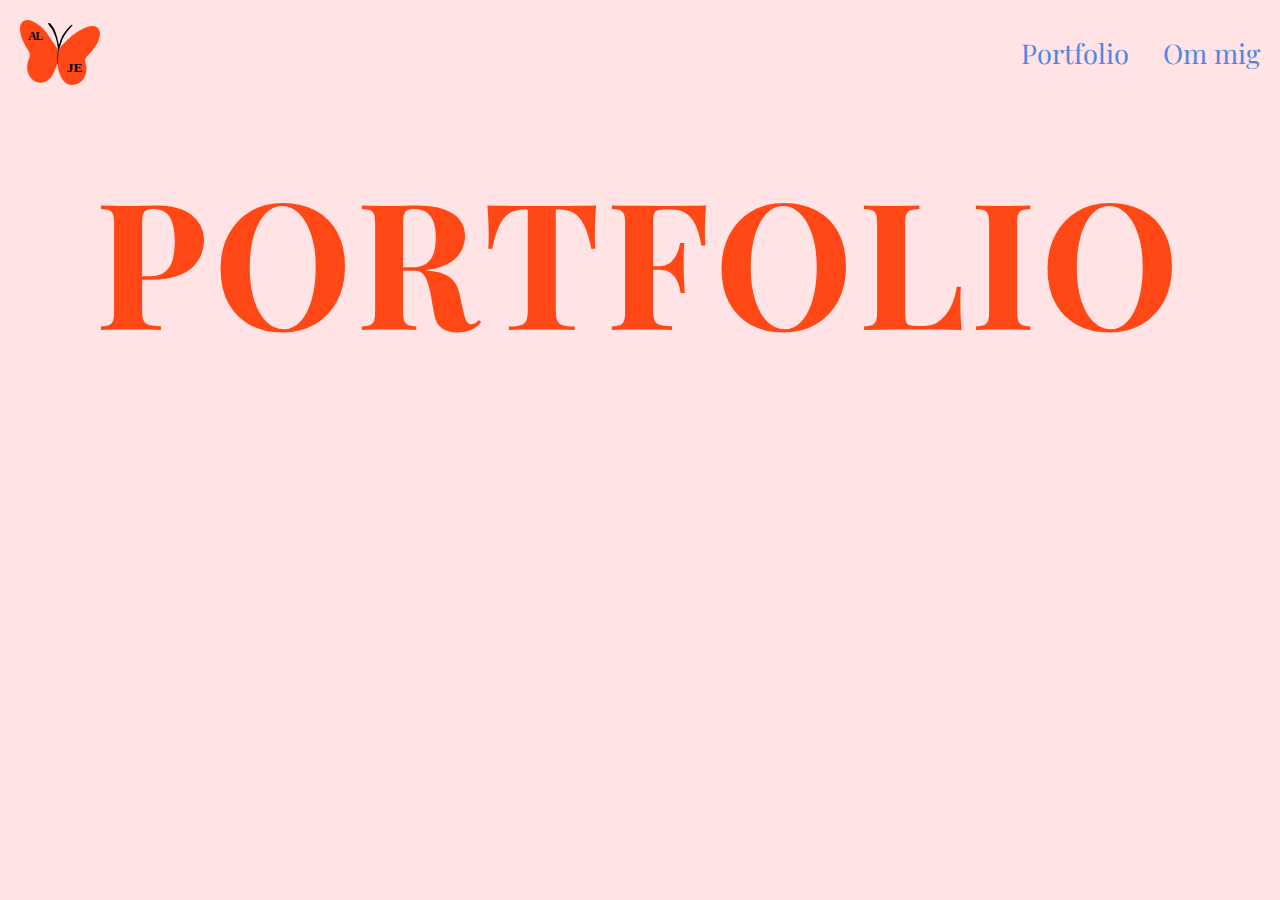
<file: index.html>
<!DOCTYPE html>
<html lang="da">
  <head>
    <meta charset="UTF-8" />
    <meta name="viewport" content="width=device-width, initial-scale=1.0" />
    <!-- Layoutet tilpasses skærmstørrelsen -->
    <meta name="robots" content="noindex" />

    <!-- favicon -->
    <link rel="icon" href="billeder/iconer/logo.svg" type="image/x-icon" />
    <link rel="shortcut icon" href="billeder/iconer/logo.svg" type="image/x-icon" />

    <!-- fonts -->
    <link rel="preconnect" href="https://fonts.googleapis.com" />
    <link rel="preconnect" href="https://fonts.gstatic.com" crossorigin />
    <link href="https://fonts.googleapis.com/css2?family=Inter:ital,opsz,wght@0,14..32,100..900;1,14..32,100..900&display=swap" rel="stylesheet" />

    <link rel="preconnect" href="https://fonts.googleapis.com" />
    <link rel="preconnect" href="https://fonts.gstatic.com" crossorigin />
    <link href="https://fonts.googleapis.com/css2?family=Playfair+Display:ital,wght@0,400..900;1,400..900&display=swap" rel="stylesheet" />

    <!-- stylesheet -->
    <link rel="stylesheet" href="styles/generel.css" />
    <link rel="stylesheet" href="styles/menu.css" />
    <link rel="stylesheet" href="styles/forside.css" />

    <!-- Hvad der kommer til at stå i fanen -->
    <title>Portfolio | Forside</title>
  </head>

  <body>
    <header>
      <div id="myNav" class="overlay">
        <a href="javascript:void(0)" class="closebtn" onclick="closeNav()">&times;</a>
        <div class="overlay-content">
          <a href="tema2.html">Tema 2 - Grundlæggende Web</a>
          <a href="tema3.html">Tema 3 - Grundlæggende UX/UI</a>
          <a href="tema4.html">Tema 4 - Grundlæggende Animation</a>
          <a href="tema5.html">Tema 5 - Grundlæggende Indhold</a>
        </div>
      </div>

      <div class="head_menu">
        <div class="logo">
          <a href="index.html">
            <img src="billeder/iconer/logo.svg" alt="Logo" />
          </a>
        </div>
        <div>
          <span class="menu_tema" onclick="openNav()">Portfolio</span>

          <a href="ommig.html">Om mig</a>
        </div>
      </div>
    </header>

    <main>
      <article>
        <h1>PORTFOLIO</h1>
        <div>
          <h2 id="navn">ALBERTE LINDEVANG JENSEN</h2>
          <h2 id="mmd">MULTIMEDIEDESIGN</h2>
        </div>
      </article>
    </main>

    <script src="menu.js"></script>
  </body>
</html>
</file>
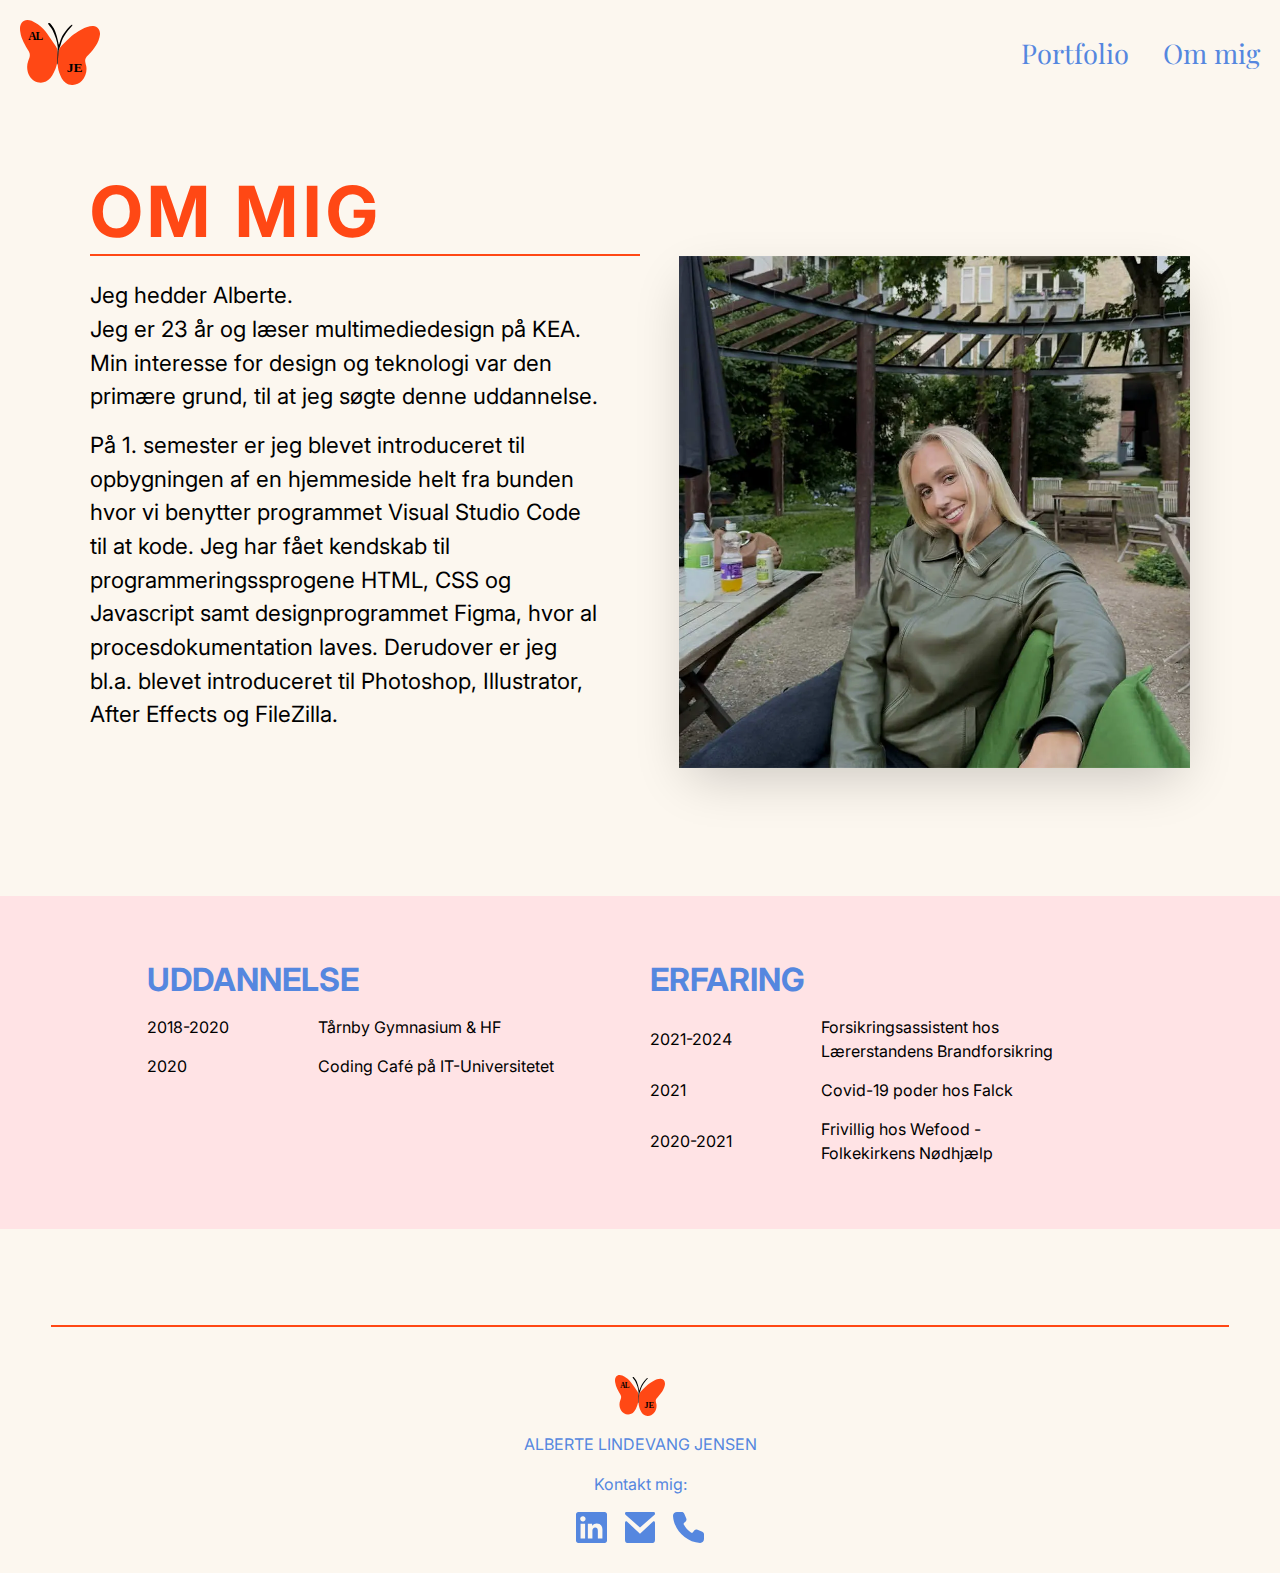
<file: ommig.html>
<!DOCTYPE html>
<html lang="da">
  <head>
    <meta charset="UTF-8" />
    <meta name="viewport" content="width=device-width, initial-scale=1.0" />
    <!-- Layoutet tilpasses skærmstørrelsen -->
    <meta name="robots" content="noindex" />

    <!-- favicon -->
    <link rel="icon" href="billeder/iconer/logo.svg" type="image/x-icon" />
    <link rel="shortcut icon" href="billeder/iconer/logo.svg" type="image/x-icon" />

    <!-- fonts -->
    <link rel="preconnect" href="https://fonts.googleapis.com" />
    <link rel="preconnect" href="https://fonts.gstatic.com" crossorigin />
    <link href="https://fonts.googleapis.com/css2?family=Inter:ital,opsz,wght@0,14..32,100..900;1,14..32,100..900&display=swap" rel="stylesheet" />

    <link rel="preconnect" href="https://fonts.googleapis.com" />
    <link rel="preconnect" href="https://fonts.gstatic.com" crossorigin />
    <link href="https://fonts.googleapis.com/css2?family=Playfair+Display:ital,wght@0,400..900;1,400..900&display=swap" rel="stylesheet" />

    <!-- stylesheet -->
    <link rel="stylesheet" href="styles/generel.css" />
    <link rel="stylesheet" href="styles/menu.css" />

    <!-- Hvad der kommer til at stå i fanen -->
    <title>Portfolio | Om mig</title>
  </head>

  <body>
    <header>
      <div id="myNav" class="overlay">
        <a href="javascript:void(0)" class="closebtn" onclick="closeNav()">&times;</a>
        <div class="overlay-content">
          <a href="tema2.html">Tema 2 - Grundlæggende Web</a>
          <a href="tema3.html">Tema 3 - Grundlæggende UX/UI</a>
          <a href="tema4.html">Tema 4 - Grundlæggende Animation</a>
          <a href="tema5.html">Tema 5 - Grundlæggende Indhold</a>
        </div>
      </div>

      <div class="head_menu">
        <div class="logo">
          <a href="index.html">
            <img src="billeder/iconer/logo.svg" alt="Logo" />
          </a>
        </div>
        <div>
          <span class="menu_tema" onclick="openNav()">Portfolio</span>

          <a href="ommig.html">Om mig</a>
        </div>
      </div>
    </header>

    <main>
      <div class="om_mig">
        <div>
          <h1>OM MIG</h1>
          <hr class="om_mig_linje" />
        </div>
        <div class="om_mig_overskrift_billede">
          <div>
            <p>
              Jeg hedder Alberte. <br />
              Jeg er 23 år og læser multimediedesign på KEA.
              <br />
              Min interesse for design og teknologi var den primære grund, til at jeg søgte denne uddannelse.
            </p>
            <p>
              På 1. semester er jeg blevet introduceret til opbygningen af en hjemmeside helt fra bunden hvor vi benytter programmet Visual Studio Code til at kode. Jeg har fået kendskab til programmeringssprogene HTML, CSS og Javascript samt
              designprogrammet Figma, hvor al procesdokumentation laves. Derudover er jeg bl.a. blevet introduceret til Photoshop, Illustrator, After Effects og FileZilla.
            </p>
          </div>
          <img src="billeder/portraet.webp" alt="Portrætbillede af mig" />
        </div>
      </div>
      <div class="uddannelse_erfaring_kasse">
        <div class="uddannelse_erfaring_indhold">
          <div class="uddannelse">
            <h3>UDDANNELSE</h3>
            <div class="uddannelse_erfaring_tekst">
              <p>2018-2020</p>
              <p>Tårnby Gymnasium & HF</p>

              <p>2020</p>
              <p>Coding Café på IT-Universitetet</p>
            </div>
          </div>

          <div class="erfaring">
            <h3>ERFARING</h3>
            <div class="uddannelse_erfaring_tekst">
              <p>2021-2024</p>
              <p>Forsikringsassistent hos Lærerstandens Brandforsikring</p>

              <p>2021</p>
              <p>Covid-19 poder hos Falck</p>

              <p>2020-2021</p>
              <p>Frivillig hos Wefood - Folkekirkens Nødhjælp</p>
            </div>
          </div>
        </div>
      </div>
    </main>

    <footer>
      <!-- LINJE -->
      <hr class="footer_linje" />

      <div class="footer_logo">
        <a href="index.html">
          <img src="billeder/iconer/logo.svg" alt="Logo" />
        </a>
      </div>
      <p class="footer_navn">ALBERTE LINDEVANG JENSEN</p>

      <p class="kontakt_mig">Kontakt mig:</p>
      <div class="footer_iconer">
        <!-- target="_blank" betyder den åbner linket i en ny side -->
        <a href="https://www.linkedin.com/in/alberte-lindevang-jensen-4917831bb/" target="_blank"> <img src="billeder/iconer/linkedin.svg" alt="linkedin" /></a>

        <a href="mailto:alje0002@stud.kea.dk?"> <img src="billeder/iconer/mail.svg" alt="mail" /></a>

        <a href="tel:+4561300571"> <img src="billeder/iconer/phone.svg" alt="phone" /></a>
      </div>
    </footer>

    <script src="menu.js"></script>
  </body>
</html>
</file>
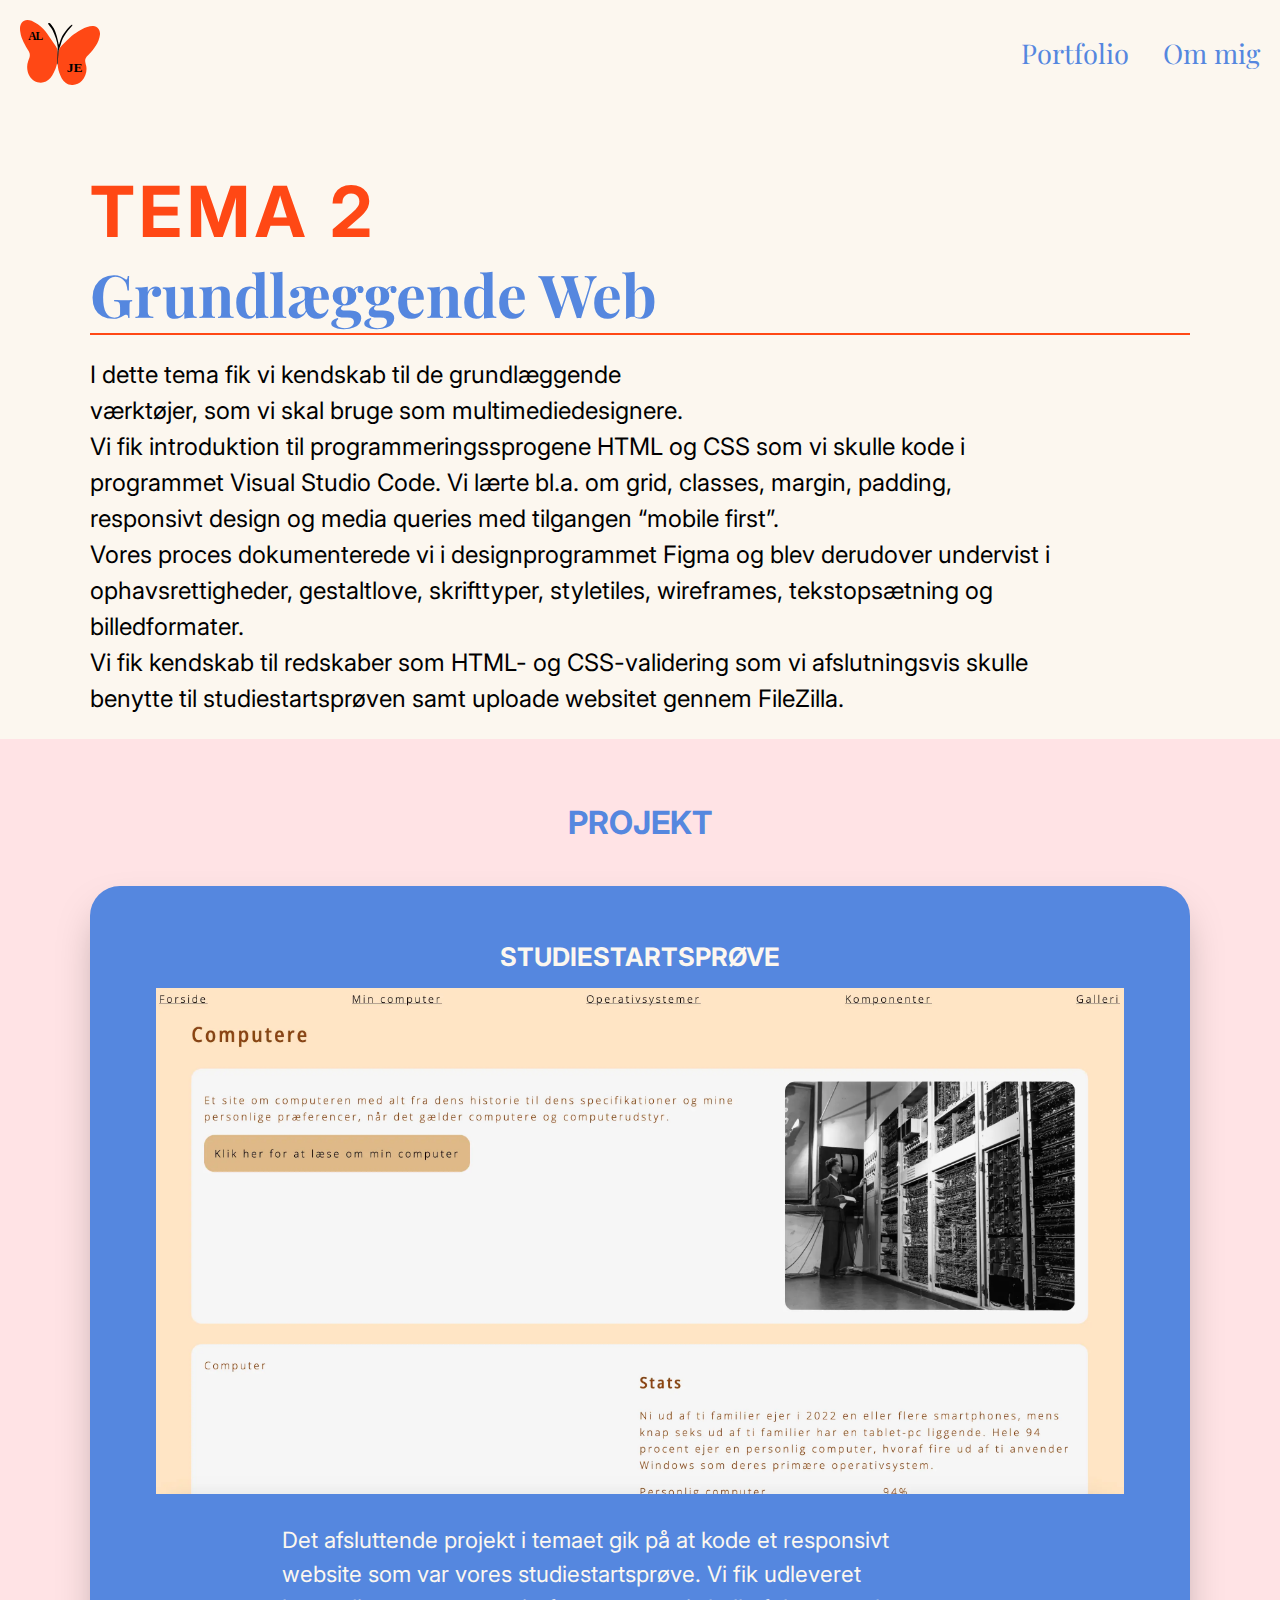
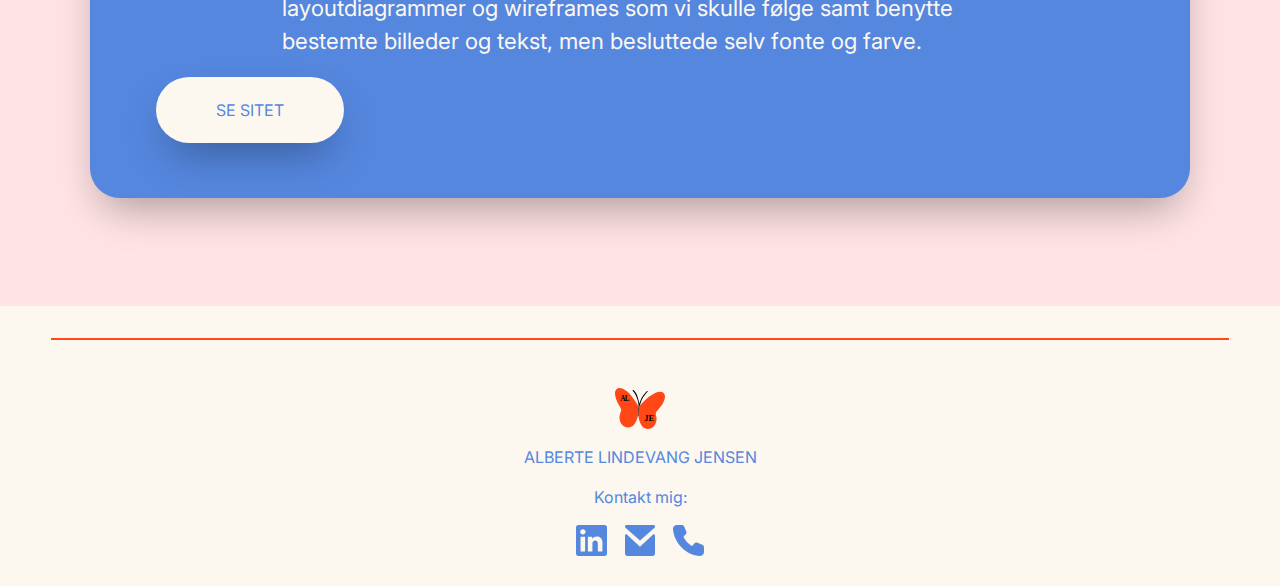
<file: tema2.html>
<!DOCTYPE html>
<html lang="da">
  <head>
    <meta charset="UTF-8" />
    <meta name="viewport" content="width=device-width, initial-scale=1.0" />
    <!-- Layoutet tilpasses skærmstørrelsen -->
    <meta name="robots" content="noindex" />

    <!-- favicon -->
    <link rel="icon" href="billeder/iconer/logo.svg" type="image/x-icon" />
    <link rel="shortcut icon" href="billeder/iconer/logo.svg" type="image/x-icon" />

    <!-- fonts -->
    <link rel="preconnect" href="https://fonts.googleapis.com" />
    <link rel="preconnect" href="https://fonts.gstatic.com" crossorigin />
    <link href="https://fonts.googleapis.com/css2?family=Inter:ital,opsz,wght@0,14..32,100..900;1,14..32,100..900&display=swap" rel="stylesheet" />

    <link rel="preconnect" href="https://fonts.googleapis.com" />
    <link rel="preconnect" href="https://fonts.gstatic.com" crossorigin />
    <link href="https://fonts.googleapis.com/css2?family=Playfair+Display:ital,wght@0,400..900;1,400..900&display=swap" rel="stylesheet" />

    <!-- stylesheet -->
    <link rel="stylesheet" href="styles/generel.css" />
    <link rel="stylesheet" href="styles/menu.css" />

    <!-- Hvad der kommer til at stå i fanen -->
    <title>Portfolio | Tema 2</title>
  </head>

  <body>
    <header>
      <div id="myNav" class="overlay">
        <a href="javascript:void(0)" class="closebtn" onclick="closeNav()">&times;</a>
        <div class="overlay-content">
          <a href="tema2.html">Tema 2 - Grundlæggende Web</a>
          <a href="tema3.html">Tema 3 - Grundlæggende UX/UI</a>
          <a href="tema4.html">Tema 4 - Grundlæggende Animation</a>
          <a href="tema5.html">Tema 5 - Grundlæggende Indhold</a>
        </div>
      </div>

      <div class="head_menu">
        <div class="logo">
          <a href="index.html">
            <img src="billeder/iconer/logo.svg" alt="Logo" />
          </a>
        </div>
        <div>
          <span class="menu_tema" onclick="openNav()">Portfolio</span>

          <a href="ommig.html">Om mig</a>
        </div>
      </div>
    </header>

    <main>
      <section>
        <h1>TEMA 2</h1>
        <h2>Grundlæggende Web</h2>

        <!-- LINJE -->
        <hr class="linje" />

        <div class="tema_tekst">
          <p>
            I dette tema fik vi kendskab til de grundlæggende værktøjer, som vi skal bruge som multimediedesignere.
            <br />
            Vi fik introduktion til programmeringssprogene HTML og CSS som vi skulle kode i programmet Visual Studio Code. Vi lærte bl.a. om grid, classes, margin, padding, responsivt design og media queries med tilgangen “mobile first”.
            <br />
            Vores proces dokumenterede vi i designprogrammet Figma og blev derudover undervist i ophavsrettigheder, gestaltlove, skrifttyper, styletiles, wireframes, tekstopsætning og billedformater.
            <br />
            Vi fik kendskab til redskaber som HTML- og CSS-validering som vi afslutningsvis skulle benytte til studiestartsprøven samt uploade websitet gennem FileZilla.
          </p>
        </div>
      </section>

      <!-- PROJEKT -->
      <div class="projekt_kasse">
        <h3 class="projekt_overskrift">PROJEKT</h3>

        <!-- STUDIESTARTSPRØVE -->
        <div class="kasse_3">
          <h4>STUDIESTARTSPRØVE</h4>

          <div class="billede-tekst">
            <img src="billeder/temaer/t-2-studiestartsprøve_billede.webp" alt="studiestartsprøve site billede" />

            <p class="projekt-text">
              Det afsluttende projekt i temaet gik på at kode et responsivt website som var vores studiestartsprøve. Vi fik udleveret layoutdiagrammer og wireframes som vi skulle følge samt benytte bestemte billeder og tekst, men besluttede selv
              fonte og farve.
            </p>
          </div>

          <div class="website_knapper">
            <a href="https://alberteljensen.dk/tema-2/website/index.html" target="_blank" class="knap">SE SITET</a>
          </div>
        </div>
      </div>
      <!-- </div> -->
    </main>

    <footer>
      <!-- LINJE -->
      <hr class="footer_linje" />

      <div class="footer_logo">
        <a href="index.html">
          <img src="billeder/iconer/logo.svg" alt="Logo" />
        </a>
      </div>
      <p class="footer_navn">ALBERTE LINDEVANG JENSEN</p>

      <p class="kontakt_mig">Kontakt mig:</p>
      <div class="footer_iconer">
        <!-- target="_blank" betyder den åbner linket i en ny side -->
        <a href="https://www.linkedin.com/in/alberte-lindevang-jensen-4917831bb/" target="_blank"> <img src="billeder/iconer/linkedin.svg" alt="linkedin" /></a>

        <a href="mailto:alje0002@stud.kea.dk?"> <img src="billeder/iconer/mail.svg" alt="mail" /></a>

        <a href="tel:+4561300571"> <img src="billeder/iconer/phone.svg" alt="phone" /></a>
      </div>
    </footer>

    <script src="menu.js"></script>
  </body>
</html>
</file>
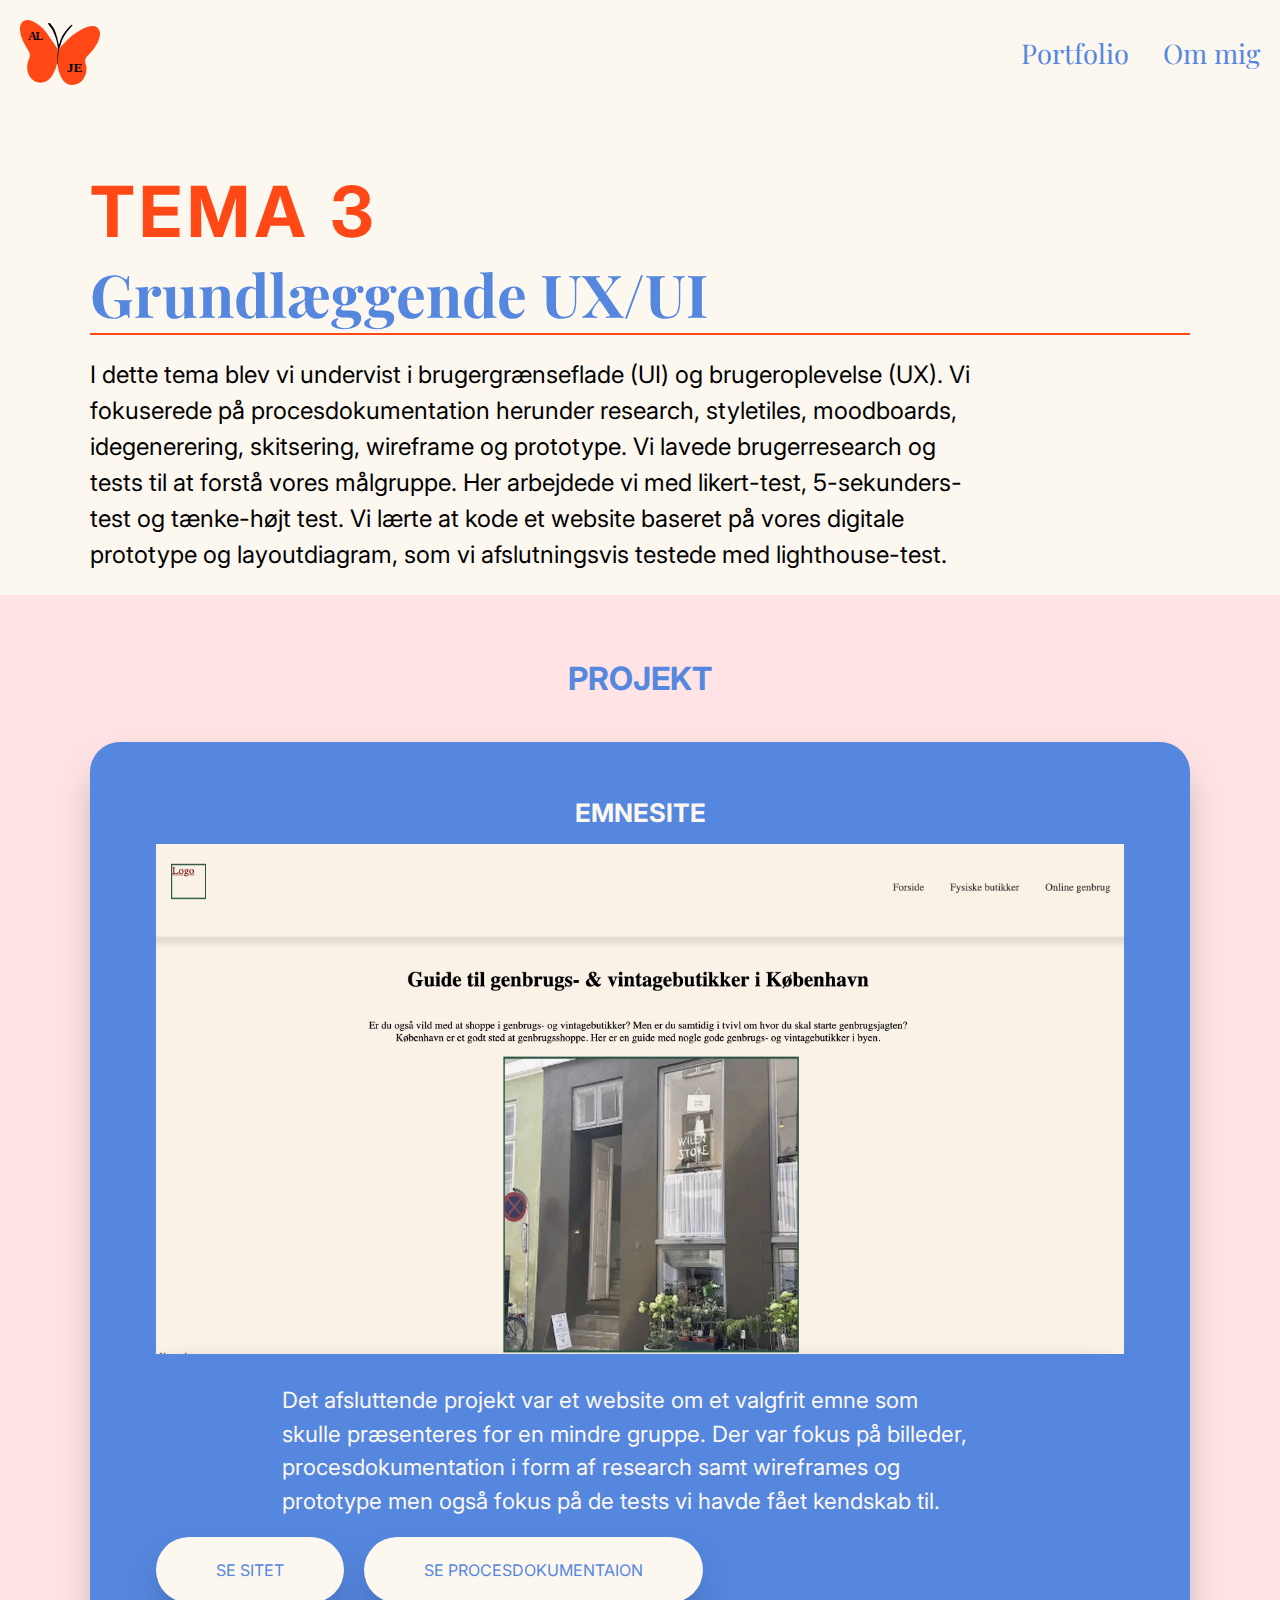
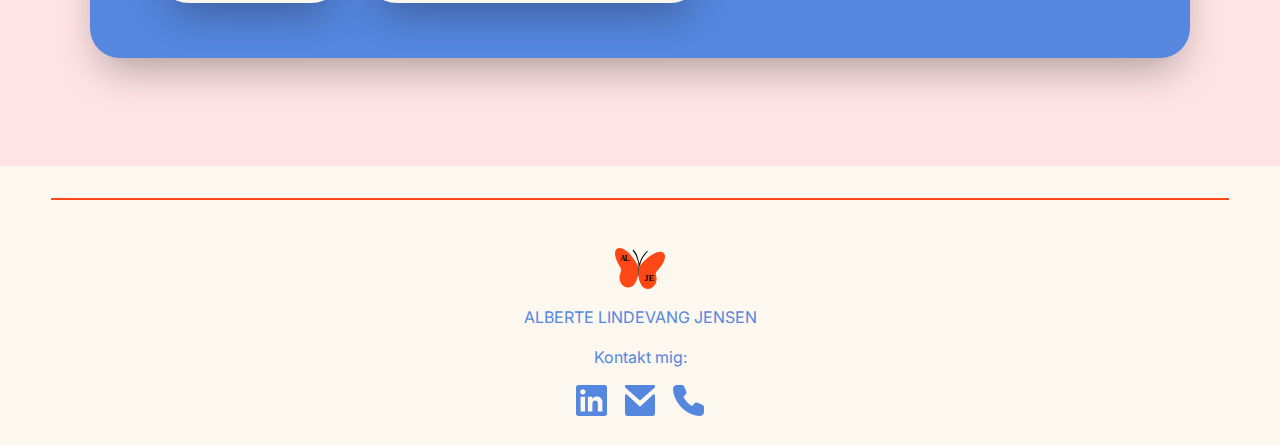
<file: tema3.html>
<!DOCTYPE html>
<html lang="da">
  <head>
    <meta charset="UTF-8" />
    <!-- Layoutet tilpasses skærmstørrelsen -->
    <meta name="viewport" content="width=device-width, initial-scale=1.0" />
    <meta name="robots" content="noindex" />

    <!-- favicon -->
    <link rel="icon" href="billeder/iconer/logo.svg" type="image/x-icon" />
    <link rel="shortcut icon" href="billeder/iconer/logo.svg" type="image/x-icon" />

    <!-- fonts -->
    <link rel="preconnect" href="https://fonts.googleapis.com" />
    <link rel="preconnect" href="https://fonts.gstatic.com" crossorigin />
    <link href="https://fonts.googleapis.com/css2?family=Inter:ital,opsz,wght@0,14..32,100..900;1,14..32,100..900&display=swap" rel="stylesheet" />

    <link rel="preconnect" href="https://fonts.googleapis.com" />
    <link rel="preconnect" href="https://fonts.gstatic.com" crossorigin />
    <link href="https://fonts.googleapis.com/css2?family=Playfair+Display:ital,wght@0,400..900;1,400..900&display=swap" rel="stylesheet" />

    <!-- stylesheet -->
    <link rel="stylesheet" href="styles/generel.css" />
    <link rel="stylesheet" href="styles/menu.css" />

    <!-- Hvad der kommer til at stå i fanen -->
    <title>Portfolio | Tema 3</title>
  </head>

  <body>
    <header>
      <div id="myNav" class="overlay">
        <a href="javascript:void(0)" class="closebtn" onclick="closeNav()">&times;</a>
        <div class="overlay-content">
          <a href="tema2.html">Tema 2 - Grundlæggende Web</a>
          <a href="tema3.html">Tema 3 - Grundlæggende UX/UI</a>
          <a href="tema4.html">Tema 4 - Grundlæggende Animation</a>
          <a href="tema5.html">Tema 5 - Grundlæggende Indhold</a>
        </div>
      </div>

      <div class="head_menu">
        <div class="logo">
          <a href="index.html">
            <img src="billeder/iconer/logo.svg" alt="Logo" />
          </a>
        </div>
        <div>
          <span class="menu_tema" onclick="openNav()">Portfolio</span>

          <a href="ommig.html">Om mig</a>
        </div>
      </div>
    </header>

    <main>
      <section>
        <h1>TEMA 3</h1>
        <h2>Grundlæggende UX/UI</h2>

        <!-- LINJE -->
        <hr class="linje" />

        <div class="tema_tekst">
          <p>
            I dette tema blev vi undervist i brugergrænseflade (UI) og brugeroplevelse (UX). Vi fokuserede på procesdokumentation herunder research, styletiles, moodboards, idegenerering, skitsering, wireframe og prototype. Vi lavede brugerresearch
            og tests til at forstå vores målgruppe. Her arbejdede vi med likert-test, 5-sekunders-test og tænke-højt test. Vi lærte at kode et website baseret på vores digitale prototype og layoutdiagram, som vi afslutningsvis testede med
            lighthouse-test.
          </p>
        </div>
      </section>

      <!-- PROJEKT -->
      <div class="projekt_kasse">
        <h3 class="projekt_overskrift">PROJEKT</h3>

        <!-- EMNESITE -->
        <div class="kasse_3">
          <h4>EMNESITE</h4>

          <div class="billede-tekst">
            <img src="billeder/temaer/t-3-emnesite_billede.webp" alt="Emnesite billede" />

            <p class="projekt-text">
              Det afsluttende projekt var et website om et valgfrit emne som skulle præsenteres for en mindre gruppe. Der var fokus på billeder, procesdokumentation i form af research samt wireframes og prototype men også fokus på de tests vi havde
              fået kendskab til.
            </p>
          </div>

          <div class="website_knapper">
            <a href="https://alberteljensen.dk/tema-3/emnesite/index.html" target="_blank" class="knap">SE SITET</a>
            <a href="https://www.figma.com/design/ZCKe1XOJxiSvWhM7HK30oY/Tema-3---hjemmeside?node-id=0-1&t=MHRa54jJPvR6FJ63-1" target="_blank" class="knap">SE PROCESDOKUMENTAION</a>
          </div>
        </div>
      </div>
    </main>

    <footer>
      <!-- LINJE -->
      <hr class="footer_linje" />

      <div class="footer_logo">
        <a href="index.html">
          <img src="billeder/iconer/logo.svg" alt="Logo" />
        </a>
      </div>
      <p class="footer_navn">ALBERTE LINDEVANG JENSEN</p>

      <p class="kontakt_mig">Kontakt mig:</p>
      <div class="footer_iconer">
        <!-- target="_blank" betyder den åbner linket i en ny side -->
        <a href="https://www.linkedin.com/in/alberte-lindevang-jensen-4917831bb/" target="_blank"> <img src="billeder/iconer/linkedin.svg" alt="linkedin" /></a>

        <a href="mailto:alje0002@stud.kea.dk?"> <img src="billeder/iconer/mail.svg" alt="mail" /></a>

        <a href="tel:+4561300571"> <img src="billeder/iconer/phone.svg" alt="phone" /></a>
      </div>
    </footer>

    <script src="menu.js"></script>
  </body>
</html>
</file>
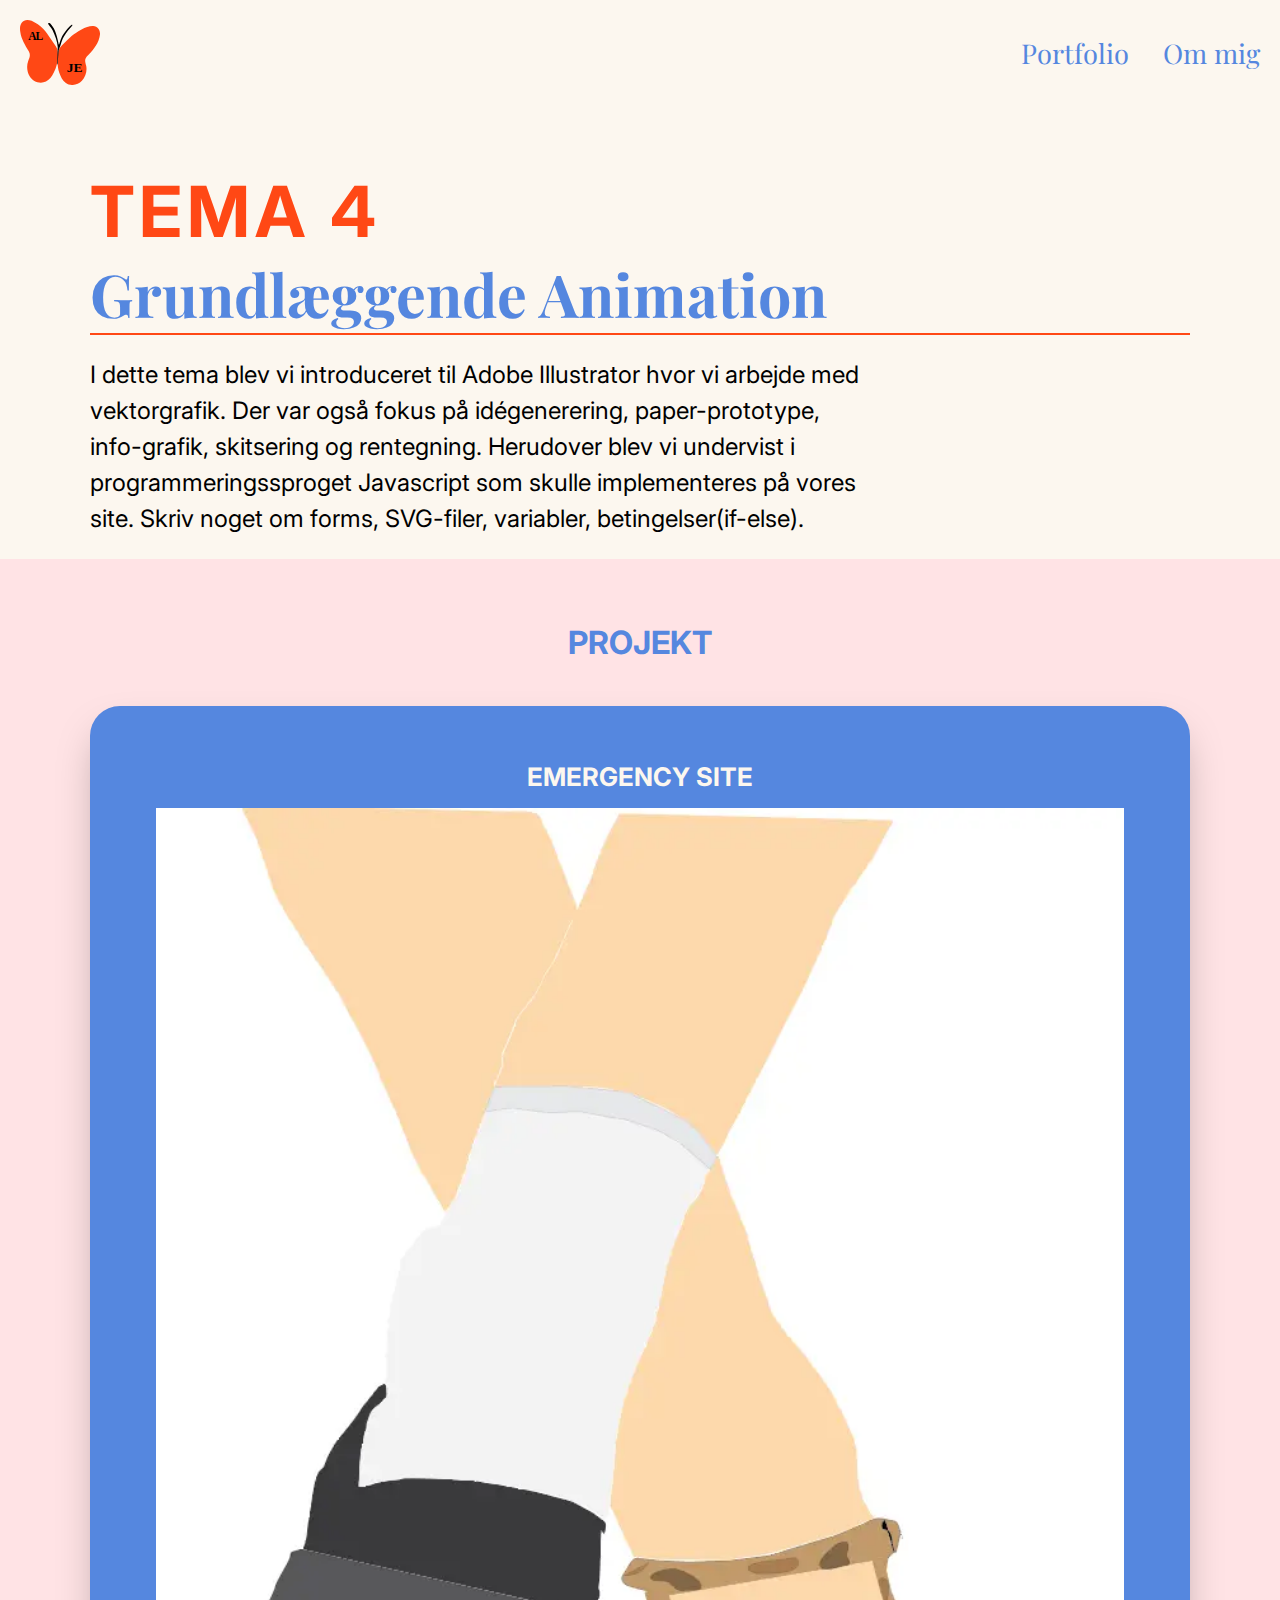
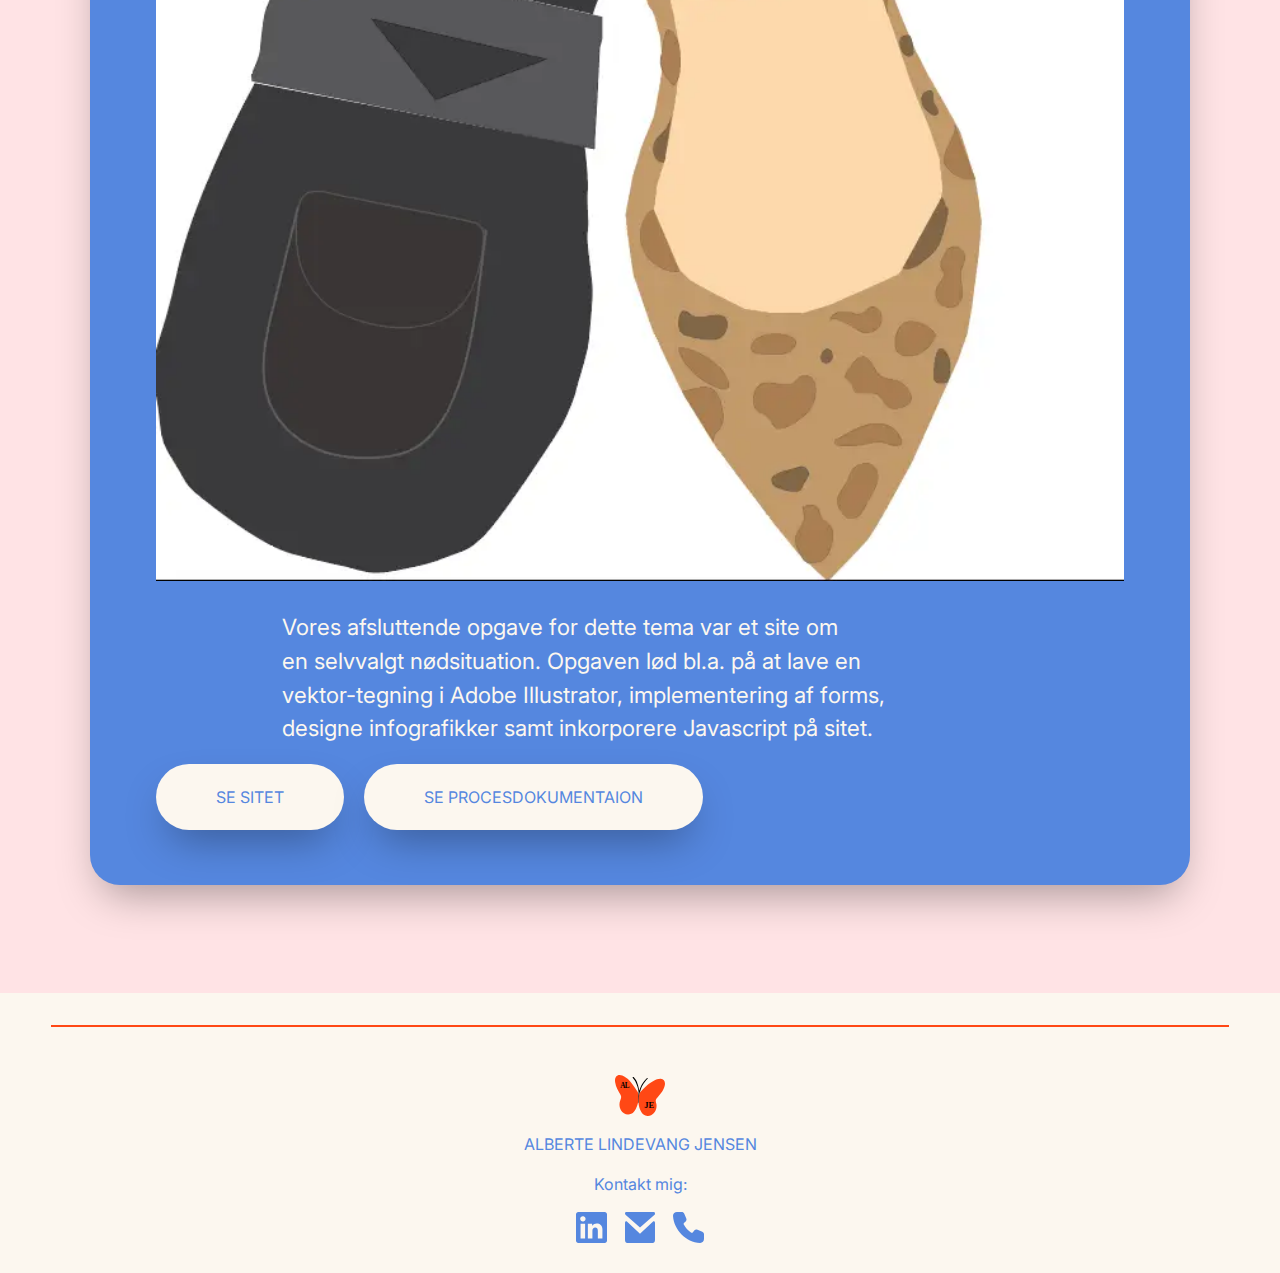
<file: tema4.html>
<!DOCTYPE html>
<html lang="da">
  <head>
    <meta charset="UTF-8" />
    <meta name="viewport" content="width=device-width, initial-scale=1.0" />
    <!-- Layoutet tilpasses skærmstørrelsen -->
    <meta name="robots" content="noindex" />

    <!-- favicon -->
    <link rel="icon" href="billeder/iconer/logo.svg" type="image/x-icon" />
    <link rel="shortcut icon" href="billeder/iconer/logo.svg" type="image/x-icon" />

    <!-- fonts -->
    <link rel="preconnect" href="https://fonts.googleapis.com" />
    <link rel="preconnect" href="https://fonts.gstatic.com" crossorigin />
    <link href="https://fonts.googleapis.com/css2?family=Inter:ital,opsz,wght@0,14..32,100..900;1,14..32,100..900&display=swap" rel="stylesheet" />

    <link rel="preconnect" href="https://fonts.googleapis.com" />
    <link rel="preconnect" href="https://fonts.gstatic.com" crossorigin />
    <link href="https://fonts.googleapis.com/css2?family=Playfair+Display:ital,wght@0,400..900;1,400..900&display=swap" rel="stylesheet" />

    <!-- stylesheet -->
    <link rel="stylesheet" href="styles/generel.css" />
    <link rel="stylesheet" href="styles/menu.css" />

    <!-- Hvad der kommer til at stå i fanen -->
    <title>Portfolio | Tema 4</title>
  </head>

  <body>
    <header>
      <div id="myNav" class="overlay">
        <a href="javascript:void(0)" class="closebtn" onclick="closeNav()">&times;</a>
        <div class="overlay-content">
          <a href="tema2.html">Tema 2 - Grundlæggende Web</a>
          <a href="tema3.html">Tema 3 - Grundlæggende UX/UI</a>
          <a href="tema4.html">Tema 4 - Grundlæggende Animation</a>
          <a href="tema5.html">Tema 5 - Grundlæggende Indhold</a>
        </div>
      </div>

      <div class="head_menu">
        <div class="logo">
          <a href="index.html">
            <img src="billeder/iconer/logo.svg" alt="Logo" />
          </a>
        </div>
        <div>
          <span class="menu_tema" onclick="openNav()">Portfolio</span>

          <a href="ommig.html">Om mig</a>
        </div>
      </div>
    </header>
    <main>
      <section>
        <h1>TEMA 4</h1>
        <h2>Grundlæggende Animation</h2>

        <!-- LINJE -->
        <hr class="linje" />

        <div class="tema_tekst">
          <p>
            I dette tema blev vi introduceret til Adobe Illustrator hvor vi arbejde med vektorgrafik. Der var også fokus på idégenerering, paper-prototype, info-grafik, skitsering og rentegning. Herudover blev vi undervist i programmeringssproget
            Javascript som skulle implementeres på vores site. Skriv noget om forms, SVG-filer, variabler, betingelser(if-else).
          </p>
        </div>
      </section>

      <!-- PROJEKT -->
      <div class="projekt_kasse">
        <h3 class="projekt_overskrift">PROJEKT</h3>

        <!-- EMERGENCY SITE -->
        <div class="kasse_3">
          <h4>EMERGENCY SITE</h4>

          <div class="billede-tekst">
            <img src="billeder/temaer/t-4-emercency_billede.webp" alt="Emergencysite billede" />
            <p class="projekt-text">
              Vores afsluttende opgave for dette tema var et site om en selvvalgt nødsituation. Opgaven lød bl.a. på at lave en vektor-tegning i Adobe Illustrator, implementering af forms, designe infografikker samt inkorporere Javascript på sitet.
            </p>
          </div>

          <div class="website_knapper">
            <a href="https://alberteljensen.dk/tema-4/skokrise/index.html" target="_blank" class="knap">SE SITET</a>
            <a href="https://www.figma.com/design/svWSE2N9WpALusB7jyfUaA/Tema-4---grundl%C3%A6ggende-animation?node-id=0-1&t=XjCTvO9b5V9gCCYx-1" target="_blank" class="knap">SE PROCESDOKUMENTAION</a>
          </div>
        </div>
      </div>
    </main>

    <footer>
      <!-- LINJE -->
      <hr class="footer_linje" />

      <div class="footer_logo">
        <a href="index.html">
          <img src="billeder/iconer/logo.svg" alt="Logo" />
        </a>
      </div>
      <p class="footer_navn">ALBERTE LINDEVANG JENSEN</p>

      <p class="kontakt_mig">Kontakt mig:</p>
      <div class="footer_iconer">
        <!-- target="_blank" betyder den åbner linket i en ny side -->
        <a href="https://www.linkedin.com/in/alberte-lindevang-jensen-4917831bb/" target="_blank"> <img src="billeder/iconer/linkedin.svg" alt="linkedin" /></a>

        <a href="mailto:alje0002@stud.kea.dk?"> <img src="billeder/iconer/mail.svg" alt="mail" /></a>

        <a href="tel:+4561300571"> <img src="billeder/iconer/phone.svg" alt="phone" /></a>
      </div>
    </footer>

    <script src="menu.js"></script>
  </body>
</html>
</file>
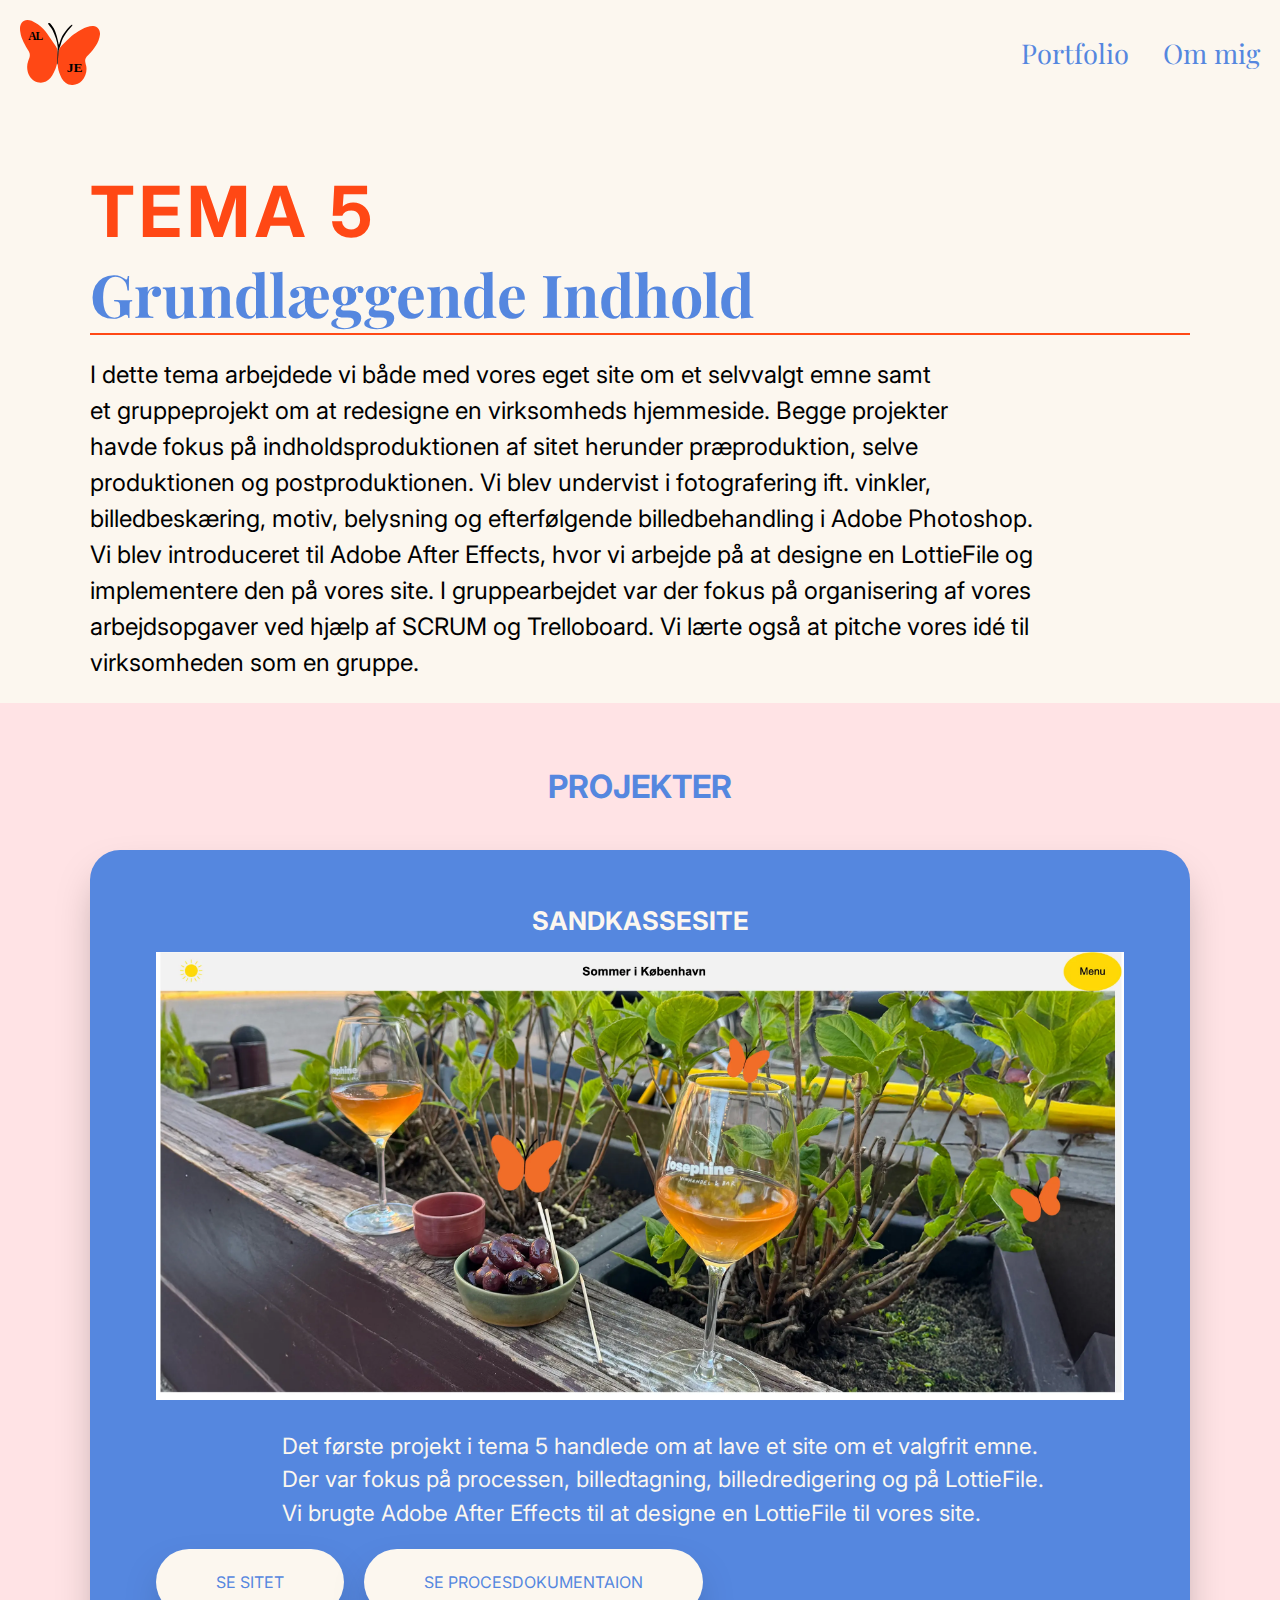
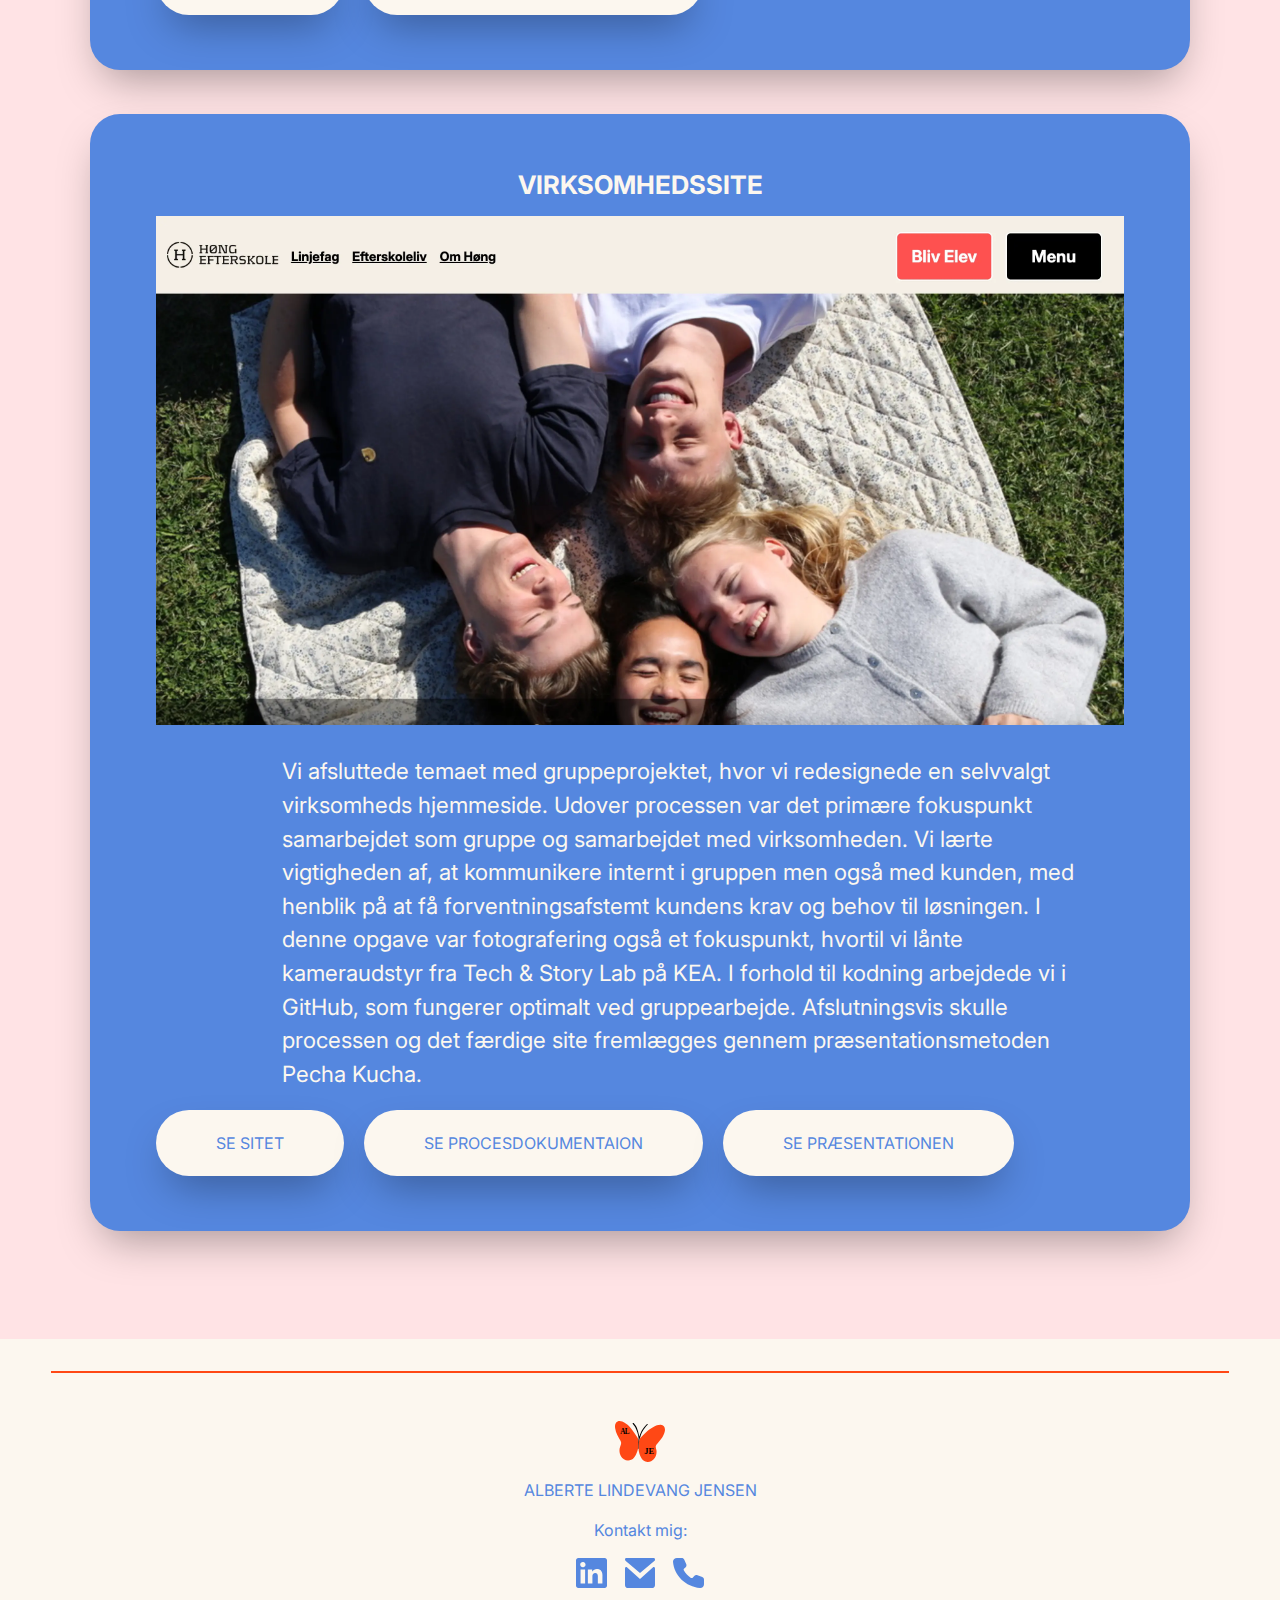
<file: tema5.html>
<!DOCTYPE html>
<html lang="da">
  <head>
    <meta charset="UTF-8" />
    <!-- Layoutet tilpasses skærmstørrelsen -->
    <meta name="viewport" content="width=device-width, initial-scale=1.0" />
    <meta name="robots" content="noindex" />

    <!-- favicon -->
    <link rel="icon" href="billeder/iconer/logo.svg" type="image/x-icon" />
    <link rel="shortcut icon" href="billeder/iconer/logo.svg" type="image/x-icon" />

    <!-- fonts -->
    <link rel="preconnect" href="https://fonts.googleapis.com" />
    <link rel="preconnect" href="https://fonts.gstatic.com" crossorigin />
    <link href="https://fonts.googleapis.com/css2?family=Inter:ital,opsz,wght@0,14..32,100..900;1,14..32,100..900&display=swap" rel="stylesheet" />

    <link rel="preconnect" href="https://fonts.googleapis.com" />
    <link rel="preconnect" href="https://fonts.gstatic.com" crossorigin />
    <link href="https://fonts.googleapis.com/css2?family=Playfair+Display:ital,wght@0,400..900;1,400..900&display=swap" rel="stylesheet" />

    <!-- stylesheet -->
    <link rel="stylesheet" href="styles/generel.css" />
    <link rel="stylesheet" href="styles/menu.css" />

    <!-- Hvad der kommer til at stå i fanen -->
    <title>Portfolio | Tema 5</title>
  </head>

  <body>
    <header>
      <div id="myNav" class="overlay">
        <a href="javascript:void(0)" class="closebtn" onclick="closeNav()">&times;</a>
        <div class="overlay-content">
          <a href="tema2.html">Tema 2 - Grundlæggende Web</a>
          <a href="tema3.html">Tema 3 - Grundlæggende UX/UI</a>
          <a href="tema4.html">Tema 4 - Grundlæggende Animation</a>
          <a href="tema5.html">Tema 5 - Grundlæggende Indhold</a>
        </div>
      </div>

      <div class="head_menu">
        <div class="logo">
          <a href="index.html">
            <img src="billeder/iconer/logo.svg" alt="Logo" />
          </a>
        </div>
        <div>
          <span class="menu_tema" onclick="openNav()">Portfolio</span>

          <a href="ommig.html">Om mig</a>
        </div>
      </div>
    </header>

    <main>
      <section>
        <h1>TEMA 5</h1>
        <h2>Grundlæggende Indhold</h2>

        <!-- LINJE -->
        <hr class="linje" />

        <div class="tema_tekst">
          <p>
            I dette tema arbejdede vi både med vores eget site om et selvvalgt emne samt et gruppeprojekt om at redesigne en virksomheds hjemmeside. Begge projekter havde fokus på indholdsproduktionen af sitet herunder præproduktion, selve
            produktionen og postproduktionen. Vi blev undervist i fotografering ift. vinkler, billedbeskæring, motiv, belysning og efterfølgende billedbehandling i Adobe Photoshop. <br />
            Vi blev introduceret til Adobe After Effects, hvor vi arbejde på at designe en LottieFile og implementere den på vores site. I gruppearbejdet var der fokus på organisering af vores arbejdsopgaver ved hjælp af SCRUM og Trelloboard. Vi
            lærte også at pitche vores idé til virksomheden som en gruppe.
          </p>
        </div>
      </section>

      <!-- PROJEKT -->
      <div class="projekt_kasse">
        <h3 class="projekt_overskrift">PROJEKTER</h3>

        <!-- SANDKASSESITE -->
        <div class="kasse_3">
          <h4>SANDKASSESITE</h4>

          <div class="billede-tekst">
            <img src="billeder/temaer/t-5-sandkassesite_billede.webp" alt="Sandkassesite billede" />

            <p class="projekt-text">
              Det første projekt i tema 5 handlede om at lave et site om et valgfrit emne. Der var fokus på processen, billedtagning, billedredigering og på LottieFile. Vi brugte Adobe After Effects til at designe en LottieFile til vores site.
            </p>
          </div>

          <div class="website_knapper">
            <!-- target="_blank" betyder den åbner ny fane -->
            <a href="https://alberteljensen.dk/tema5/sandkassesite/" target="_blank" class="knap">SE SITET</a>

            <a href="https://www.figma.com/design/K1S5w5nICSA1X2ZMtuAei2/Tema-5---sandkassesite?node-id=0-1&t=C9bPz0AmnvYQoIEs-1" target="_blank" class="knap">SE PROCESDOKUMENTAION</a>
          </div>
        </div>

        <!-- VIRKSOMHEDSSITE -->
        <div class="kasse_3">
          <h4 class="">VIRKSOMHEDSSITE</h4>

          <div class="billede-tekst">
            <img src="billeder/temaer/t-5-virksomhedssite_billede.webp" alt="Virksomhedssite billede" />
            <p class="projekt-text">
              Vi afsluttede temaet med gruppeprojektet, hvor vi redesignede en selvvalgt virksomheds hjemmeside. Udover processen var det primære fokuspunkt samarbejdet som gruppe og samarbejdet med virksomheden. Vi lærte vigtigheden af, at
              kommunikere internt i gruppen men også med kunden, med henblik på at få forventningsafstemt kundens krav og behov til løsningen. I denne opgave var fotografering også et fokuspunkt, hvortil vi lånte kameraudstyr fra Tech & Story Lab på
              KEA. I forhold til kodning arbejdede vi i GitHub, som fungerer optimalt ved gruppearbejde. Afslutningsvis skulle processen og det færdige site fremlægges gennem præsentationsmetoden Pecha Kucha.
            </p>
          </div>

          <div class="website_knapper">
            <a href="https://alberteljensen.dk/tema5/virksomhedssite/" target="_blank" class="knap">SE SITET</a>
            <a href="https://www.figma.com/design/Bk1D3HuiW0A28D3XgTcCZD/H%C3%B8ng-Efterskole?node-id=0-1&t=Ho2pfxUKxRa1mUMO-1" target="_blank" class="knap">SE PROCESDOKUMENTAION</a>
            <a href="https://docs.google.com/presentation/d/1aQKy2FJhDEmZFgxvNG5GhpmADfiJhCobFpS52_JZeQw/edit?usp=sharing" target="_blank" class="knap">SE PRÆSENTATIONEN</a>
          </div>
        </div>
      </div>
    </main>

    <footer>
      <!-- LINJE -->
      <hr class="footer_linje" />

      <div class="footer_logo">
        <a href="index.html">
          <img src="billeder/iconer/logo.svg" alt="Logo" />
        </a>
      </div>
      <p class="footer_navn">ALBERTE LINDEVANG JENSEN</p>

      <p class="kontakt_mig">Kontakt mig:</p>
      <div class="footer_iconer">
        <!-- target="_blank" betyder den åbner linket i en ny side -->
        <a href="https://www.linkedin.com/in/alberte-lindevang-jensen-4917831bb/" target="_blank"> <img src="billeder/iconer/linkedin.svg" alt="linkedin" /></a>

        <a href="mailto:alje0002@stud.kea.dk?"> <img src="billeder/iconer/mail.svg" alt="mail" /></a>

        <a href="tel:+4561300571"> <img src="billeder/iconer/phone.svg" alt="phone" /></a>
      </div>
    </footer>

    <script src="menu.js"></script>
  </body>
</html>
</file>
<file: styles/menu.css>
/* Blanding af noget fra undervisning og W3 schools */
.head_menu {
  display: flex;
  justify-content: space-between;
  align-items: center;
  list-style: none;
  text-decoration: none;
  padding: 20px;
  font-family: "Playfair Display", serif;
}

.logo img {
  width: 80px;
}

.head_menu a:hover,
.menu_tema:hover {
  color: var(--fjerde-color);
  transition: color 0.5s ease;
}

.head_menu a,
.menu_tema {
  font-size: 1.2rem;
  list-style: none;
  text-decoration: none;
  font-family: "Playfair Display", serif;
  color: var(--femte-color);
  cursor: pointer;
}

.menu_tema {
  margin-right: 30px;
}

.overlay {
  height: 100%;
  width: 0;
  position: fixed;
  z-index: 1;
  top: 0;
  left: 0;
  background-color: rgb(0, 0, 0);
  background-color: rgba(0, 0, 0, 0.9);
  overflow-x: hidden;
  transition: 0.7s ease;
}

.overlay a {
  padding: 8px;
  text-decoration: none;
  font-size: 2rem;
  color: var(--sjette-color);
  display: block;
  transition: 0.5s ease;
  max-width: none;
}

.overlay a:hover,
.overlay a:focus {
  color: var(--fjerde-color);
  transition: 0.5s ease;
}

.overlay .closebtn {
  position: absolute;
  top: 20px;
  right: 45px;
  font-size: 60px;
}

.overlay-content {
  position: relative;
  top: 25%;
  width: 100%;
  text-align: center;
  margin-top: 30px;
  font-family: "Playfair Display", serif;
}

.overlay-content a {
  font-family: "Playfair Display", serif;
}

/************ FOOTER START ************/
footer {
  display: grid;
  gap: 1rem;
  justify-items: center;
  text-align: center;
  margin: 0 auto;
  padding-bottom: 30px;

  p {
    color: var(--femte-color);
    max-width: none;
  }
}

.footer_logo {
  width: 50px;
}


.footer_iconer {
  display: grid;
  color: var(--femte-color);
  gap: 14%;
  margin: 0 auto;
  grid-template-columns: 1fr 1fr 1fr;
  width: 10%;
}

.footer_linje {
  margin: 2rem auto;
  width: 92%;
}

/************ FOOTER SLUT ************/

@media screen and (min-width: 650px) {

  .head_menu a,
  .menu_tema {
    font-size: 1.5rem;
  }

  .logo img {
    width: 80px;
  }
}

@media screen and (min-width: 1000px) {

  .head_menu a,
  .menu_tema {
    font-size: 1.7rem;
  }

  .logo img {
    width: 80px;
  }
}
</file>
<file: styles/forside.css>
body,
header,
.menu,
footer {
  background-color: var(--sjette-color);
}

main {
  text-align: center;
  line-height: 0.8;
}

article {
  text-align: center;
  line-height: 1;
  margin-top: 5%;
}

h1 {
  font-family: "Playfair Display", serif;
  color: var(--tredje-color);
  font-size: 4rem;
  font-weight: bold;
  letter-spacing: 0.3rem;
  text-align: center;
}

#mmd {
  font-family: "Playfair Display", serif;
  font-size: 2.35cqw;
  position: absolute;
  width: 40%;
  left: -40%;

  animation-name: mmd_kf;
  transform-origin: center;
  animation-duration: 10s;
  animation-iteration-count: 3;
  animation-timing-function: linear;

  animation-fill-mode: both;
}

@keyframes mmd_kf {
  0% {
    translate: 0% 0%;
  }

  25% {
    translate: 174.5% 0%;
  }

  75% {
    translate: 174.5% 0%;
  }

  100% {
    translate: 400% 0%;
  }
}

#navn {
  font-family: "Playfair Display", serif;
  font-size: 2.35cqw;
  position: absolute;
  width: 40%;
  left: -40%;

  animation-name: navn_kf;
  animation-duration: 10s;
  animation-iteration-count: 3;
  animation-timing-function: linear;
  transform-origin: center;
  animation-fill-mode: both;
}

@keyframes navn_kf {
  0% {
    translate: 174.5% 0%;
  }

  15% {
    translate: 174.5% 0%;
  }

  40% {
    translate: 400% 0%;
  }

  40.1% {
    translate: 0% 0%;
  }

  60% {
    translate: 0% 0%;
  }

  85% {
    translate: 174.5% 0%;
  }

  100% {
    translate: 174.5% 0%;
  }
}

@media screen and (min-width: 650px) {
  h1 {
    font-size: 7rem;
  }
}

@media screen and (min-width: 1000px) {
  h1 {
    font-size: 11rem;
  }
}
</file>
<file: styles/generel.css>
/*************** Reset *********************/
* {
  margin: 0;
  padding: 0;
  box-sizing: border-box;
}

img {
  width: 100%;
  height: auto;
  display: block;
}

/* VARIABLER */
html {
  --primary-color: black;
  /*tekst*/
  --secondary-color: #fcf7ef;
  /*body main*/
  --tredje-color: #ff4815;
  /*H1 - organge*/
  --fjerde-color: #24528e;
  /*mørkeblå*/
  --femte-color: #5587df;
  /*lyseblå*/
  --sjette-color: #ffe3e5;
  /*lyserød*/
}

body {
  background-color: var(--secondary-color);
  list-style: none;
}

main {
  margin: 0 auto;
}

/************ TEKST START ************/
h1 {
  font-family: "Inter", sans-serif;
  color: var(--tredje-color);
  font-size: 3rem;
  font-weight: bold;
  letter-spacing: 0.3rem;
}

h2 {
  font-family: "Playfair Display", serif;
  font-size: 2rem;
  color: var(--femte-color);
  font-style: normal;
}

h3 {
  font-family: "Inter", sans-serif;
  font-weight: bold;
  color: var(--femte-color);
  font-size: 1.4rem;
  font-weight: bold;
}

h4 {
  font-family: "Inter", sans-serif;
  font-weight: bold;
  color: var(--secondary-color);
  font-size: 1.3rem;
  font-weight: bold;
  text-align: center;
  margin-bottom: 1rem;
}

p {
  font-family: "Inter", sans-serif;
  color: black;
  font-size: 1rem;
  line-height: 1.5;
  max-width: 65ch;
  text-wrap: balance;
}

/* links */
a {
  font-family: "Inter", sans-serif;
  font-size: 0.9rem;
  max-width: 65ch;
}

a:hover {
  color: var(--fjerde-color);
  transition: color 0.5s ease;
}

/************ INTRO TEKST START ************/

section {
  max-width: 1400px;
  padding: 5% 4% 0 4%;
}

.tema_tekst {
  margin: 3% 0%;

  p {
    font-size: 1.1rem;
    margin-bottom: 3%;
  }
}

/************ KNAP START ************/
/* Style the link as a button - fra chat gbt*/
.knap {
  display: inline-block;
  padding: 15px 28px;
  text-align: center;
  align-items: center;
  text-decoration: none;
  background-color: var(--secondary-color);
  color: var(--femte-color);
  border: none;
  border-radius: 100px;
  cursor: pointer;
  transition: 0.5s ease;
  box-shadow: 0px 20px 43px -12px rgba(0, 0, 0, 35%);
}

.knap:hover {
  background-color: var(--tredje-color);
  color: var(--secondary-color);
  transition: 0.5s ease;
}

/************ PROJEKT START ************/
.projekt_kasse {
  background-color: var(--sjette-color);
  margin: 5% 4%;
  padding: 5% 0%;
  max-width: 1400px;
}

.projekt_overskrift {
  text-align: center;
  align-items: center;
}

.kasse_3 {
  background-color: var(--femte-color);
  border-radius: 30px;
  margin: 5% 0%;
  padding: 5% 4%;
  box-shadow: 0px 20px 43px -12px rgba(0, 0, 0, 35%);
}

.billede-tekst {
  display: flex;
  flex-direction: column;
}

.projekt-text {
  margin: 3% 1%;
  color: var(--secondary-color);
  margin-bottom: 3%;
}

.website_knapper {
  display: flex;
  gap: 20px;
}

/************ OM MIG START ************/
.om_mig {
  max-width: 1400px;
  margin: 5% 4%;

  p {
    margin-bottom: 3%;
  }

  img {
    box-shadow: rgba(0, 0, 0, 0.2) 0px 18px 50px -10px;
  }
}

.om_mig_overskrift_billede {
  margin: 0 auto;
  max-width: 1400px;
}

.uddannelse_erfaring_kasse {
  background-color: var(--sjette-color);
}

.uddannelse_erfaring_indhold {
  display: grid;
  margin: 5% 4%;

  h3 {
    margin-bottom: 1rem;
  }
}

.uddannelse_erfaring_tekst {
  display: grid;
  grid-template-columns: 1fr 2fr;
  gap: 15px;
}

hr {
  border: 1px solid var(--tredje-color);
}

/************ TABLET VERSION ************/
/************ TABLET VERSION ************/
/************ TABLET VERSION ************/
@media screen and (min-width: 650px) {
  /************ TEKST START ************/
  h1 {
    font-size: 4rem;
    letter-spacing: 0.3rem;
  }

  h2 {
    font-size: 3.3rem;
  }

  h3 {
    font-size: 1.7rem;
  }

  h4 {
    font-size: 1.3rem;
  }

  p {
    font-size: 1.1rem;
    line-height: 1.5;
  }

  a {
    font-size: 1rem;
  }

  /* KNAP */
  .knap {
    padding: 23px 60px;
  }

  /************ INTRO TEKST START TABLET ************/
  section {
    padding: 5% 5% 0 5%;
  }

  .tema_tekst {
    margin: 2% 0%;
  }

  .tema_tekst p {
    font-size: 1.2rem;
    margin-bottom: 2%;
  }

  /************ PROJEKT START TABLET ************/
  .projekt_kasse {
    margin: 5% 5%;
    padding: 5% 0%;
  }

  .kasse_3 {
    display: grid;
    margin: 4% 0%;
    padding: 4% 2%;

    p {
      font-size: 1rem;
      margin-bottom: 2%;
    }
  }

  /* .projekt_overskrift {
    margin-bottom: 0px;
  } */

  /************ OM MIG START TABLET ************/
  .om_mig {
    margin: 5% 5%;
  }

  .om_mig_overskrift_billede {
    align-items: center;

    p {
      font-size: 1.2rem;
    }

    img {
      margin: 0 auto;
    }
  }

  .uddannelse_erfaring_indhold {
    display: grid;
    grid-template-columns: 1fr 1fr;
    gap: 20px;
    margin-inline: 4.5%;
    padding: 5%;
    /* padding: 5% 10%; */
  }
}

/************ DESKTOP VERSION ************/
/************ DESKTOP VERSION ************/
/************ DESKTOP VERSION ************/
@media screen and (min-width: 1000px) {
  /************ TEKST START ************/
  h1 {
    font-size: 4.4rem;
  }

  h2 {
    font-size: 3.7rem;
  }

  h3 {
    font-size: 2rem;
  }

  h4 {
    font-size: 1.6rem;
  }

  p,
  a {
    font-size: 1rem;
  }

  /* KNAP DESKTOP */
  .knap {
    padding: 23px 60px;
  }

  /************ INTRO TEKST START DESKTOP ************/
  section {
    padding: 5% 7% 0 7%;
    margin: 0 auto;
  }

  .tema_tekst p {
    font-size: 1.5rem;
  }

  /************ PROJEKT START DESKTOP ************/
  .projekt_kasse {
    padding: 5% 7%;
    margin: 0 auto;
  }

  .kasse_3 {
    padding: 5% 6%;

    p {
      font-size: 1.4rem;
    }
  }

  img {
    align-self: center;
  }

  .projekt-text {
    margin: 3% 3% 3% 13%;
  }

  /************ OM MIG START DESKTOP ************/
  .om_mig {
    margin: 0 auto;
    padding: 5% 7%;
  }

  .om_mig_linje {
    max-width: 50%;
  }

  .om_mig_overskrift_billede {
    display: grid;
    grid-template-columns: 1fr 1fr;
    gap: 7%;

    p {
      font-size: 1.4rem;
    }

    img {
      margin: 0 auto;
    }
  }

  .uddannelse_erfaring_indhold {
    padding: 5% 7%;
  }

  .uddannelse_erfaring_tekst {
    align-items: center;
  }

  @media screen and (min-width: 1800px) {
    section {
      padding: 2% 0%;
    }

    .projekt_kasse {
      padding: 2% 0%;
    }

    .om_mig {
      margin: 0 auto;
      padding: 2% 0%;
    }
  }
}
</file>
